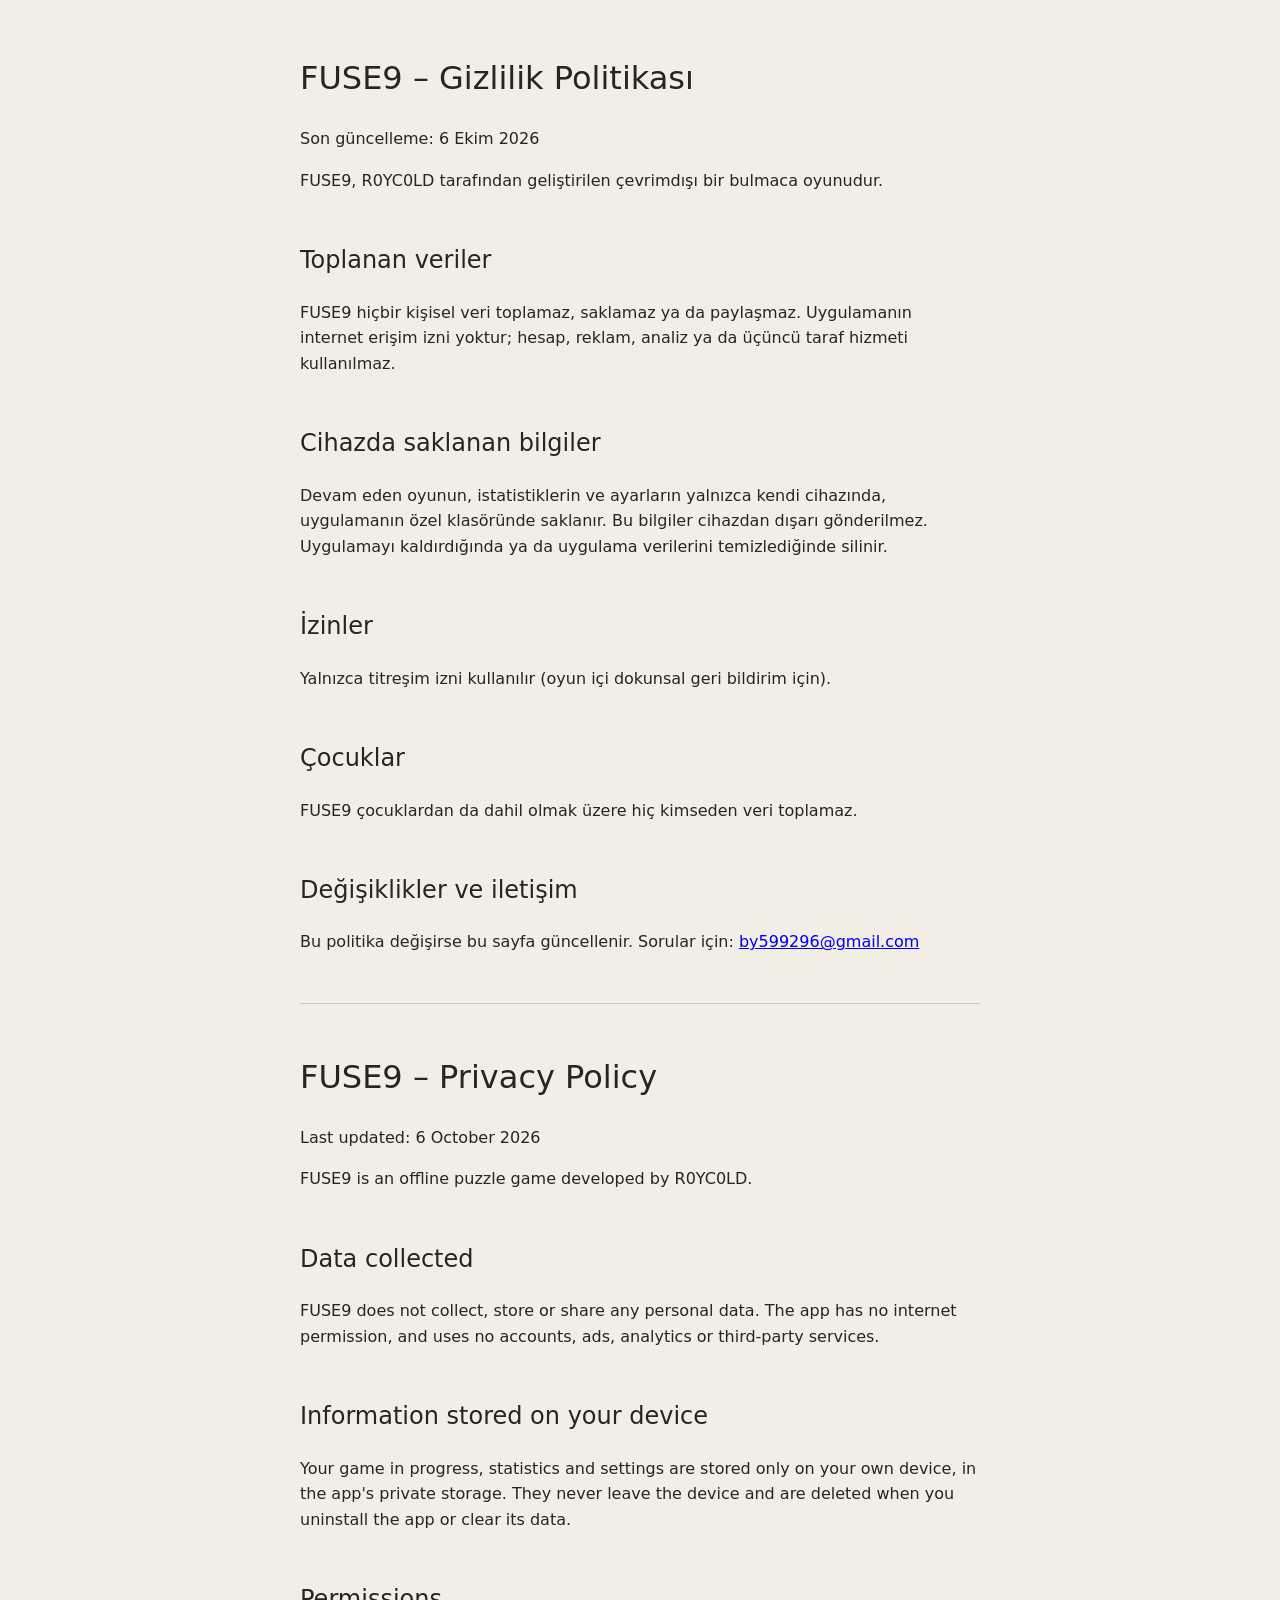
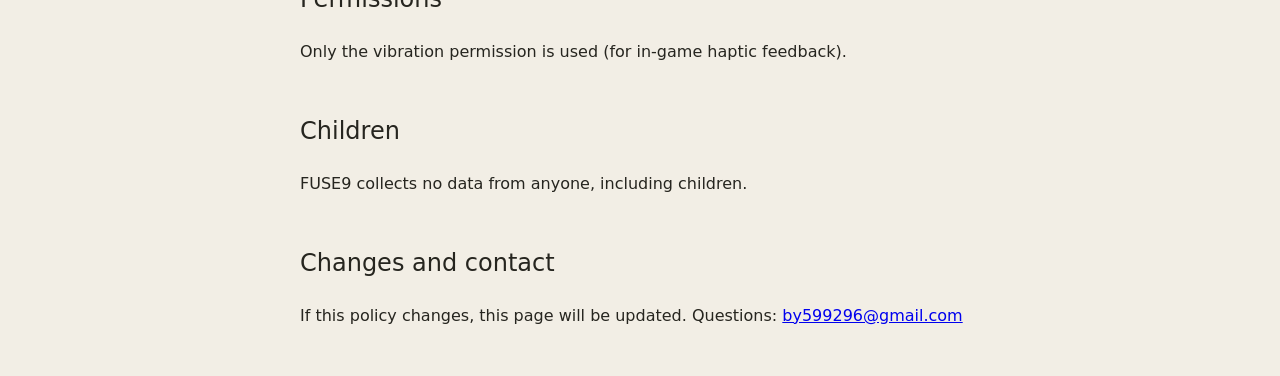
<file: fuse9/play/privacy-policy.html>
<!doctype html>
<html lang="tr">
<head>
<meta charset="utf-8">
<meta name="viewport" content="width=device-width, initial-scale=1">
<title>FUSE9 – Gizlilik Politikası / Privacy Policy</title>
<style>
  :root { color-scheme: light dark; }
  body { font-family: system-ui, sans-serif; max-width: 680px; margin: 0 auto; padding: 32px 16px; line-height: 1.6; background: #F2EEE5; color: #26251F; }
  @media (prefers-color-scheme: dark) { body { background: #181715; color: #EDE7DA; } }
  h1 { font-weight: 500; } h2 { font-weight: 500; margin-top: 2em; }
  hr { border: 0; border-top: 1px solid currentColor; opacity: .2; margin: 3em 0; }
</style>
</head>
<body>
<h1>FUSE9 – Gizlilik Politikası</h1>
<p>Son güncelleme: 6 Ekim 2026</p>
<p>FUSE9, R0YC0LD tarafından geliştirilen çevrimdışı bir bulmaca oyunudur.</p>
<h2>Toplanan veriler</h2>
<p>FUSE9 hiçbir kişisel veri toplamaz, saklamaz ya da paylaşmaz. Uygulamanın internet erişim izni yoktur; hesap, reklam, analiz ya da üçüncü taraf hizmeti kullanılmaz.</p>
<h2>Cihazda saklanan bilgiler</h2>
<p>Devam eden oyunun, istatistiklerin ve ayarların yalnızca kendi cihazında, uygulamanın özel klasöründe saklanır. Bu bilgiler cihazdan dışarı gönderilmez. Uygulamayı kaldırdığında ya da uygulama verilerini temizlediğinde silinir.</p>
<h2>İzinler</h2>
<p>Yalnızca titreşim izni kullanılır (oyun içi dokunsal geri bildirim için).</p>
<h2>Çocuklar</h2>
<p>FUSE9 çocuklardan da dahil olmak üzere hiç kimseden veri toplamaz.</p>
<h2>Değişiklikler ve iletişim</h2>
<p>Bu politika değişirse bu sayfa güncellenir. Sorular için: <a href="mailto:by599296@gmail.com">by599296@gmail.com</a></p>

<hr>

<h1 lang="en">FUSE9 – Privacy Policy</h1>
<div lang="en">
<p>Last updated: 6 October 2026</p>
<p>FUSE9 is an offline puzzle game developed by R0YC0LD.</p>
<h2>Data collected</h2>
<p>FUSE9 does not collect, store or share any personal data. The app has no internet permission, and uses no accounts, ads, analytics or third-party services.</p>
<h2>Information stored on your device</h2>
<p>Your game in progress, statistics and settings are stored only on your own device, in the app's private storage. They never leave the device and are deleted when you uninstall the app or clear its data.</p>
<h2>Permissions</h2>
<p>Only the vibration permission is used (for in-game haptic feedback).</p>
<h2>Children</h2>
<p>FUSE9 collects no data from anyone, including children.</p>
<h2>Changes and contact</h2>
<p>If this policy changes, this page will be updated. Questions: <a href="mailto:by599296@gmail.com">by599296@gmail.com</a></p>
</div>
</body>
</html>
</file>
